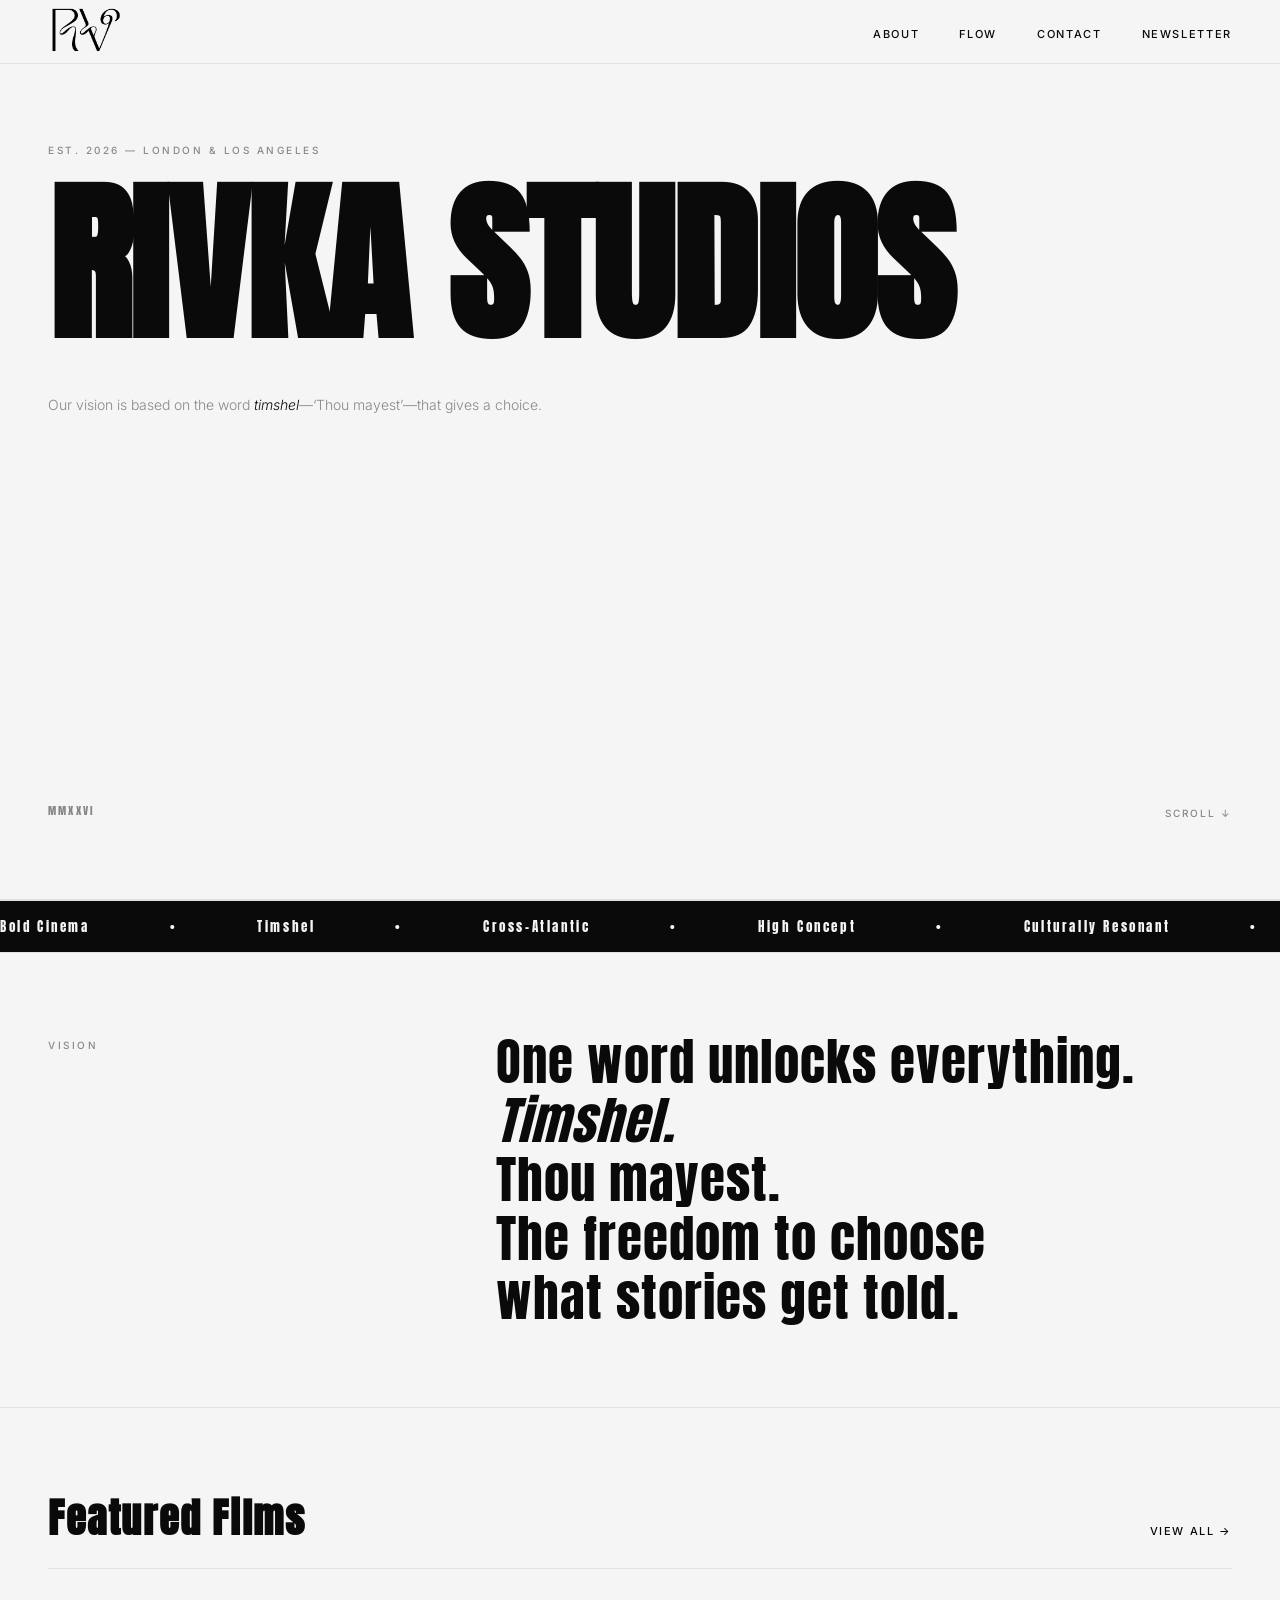
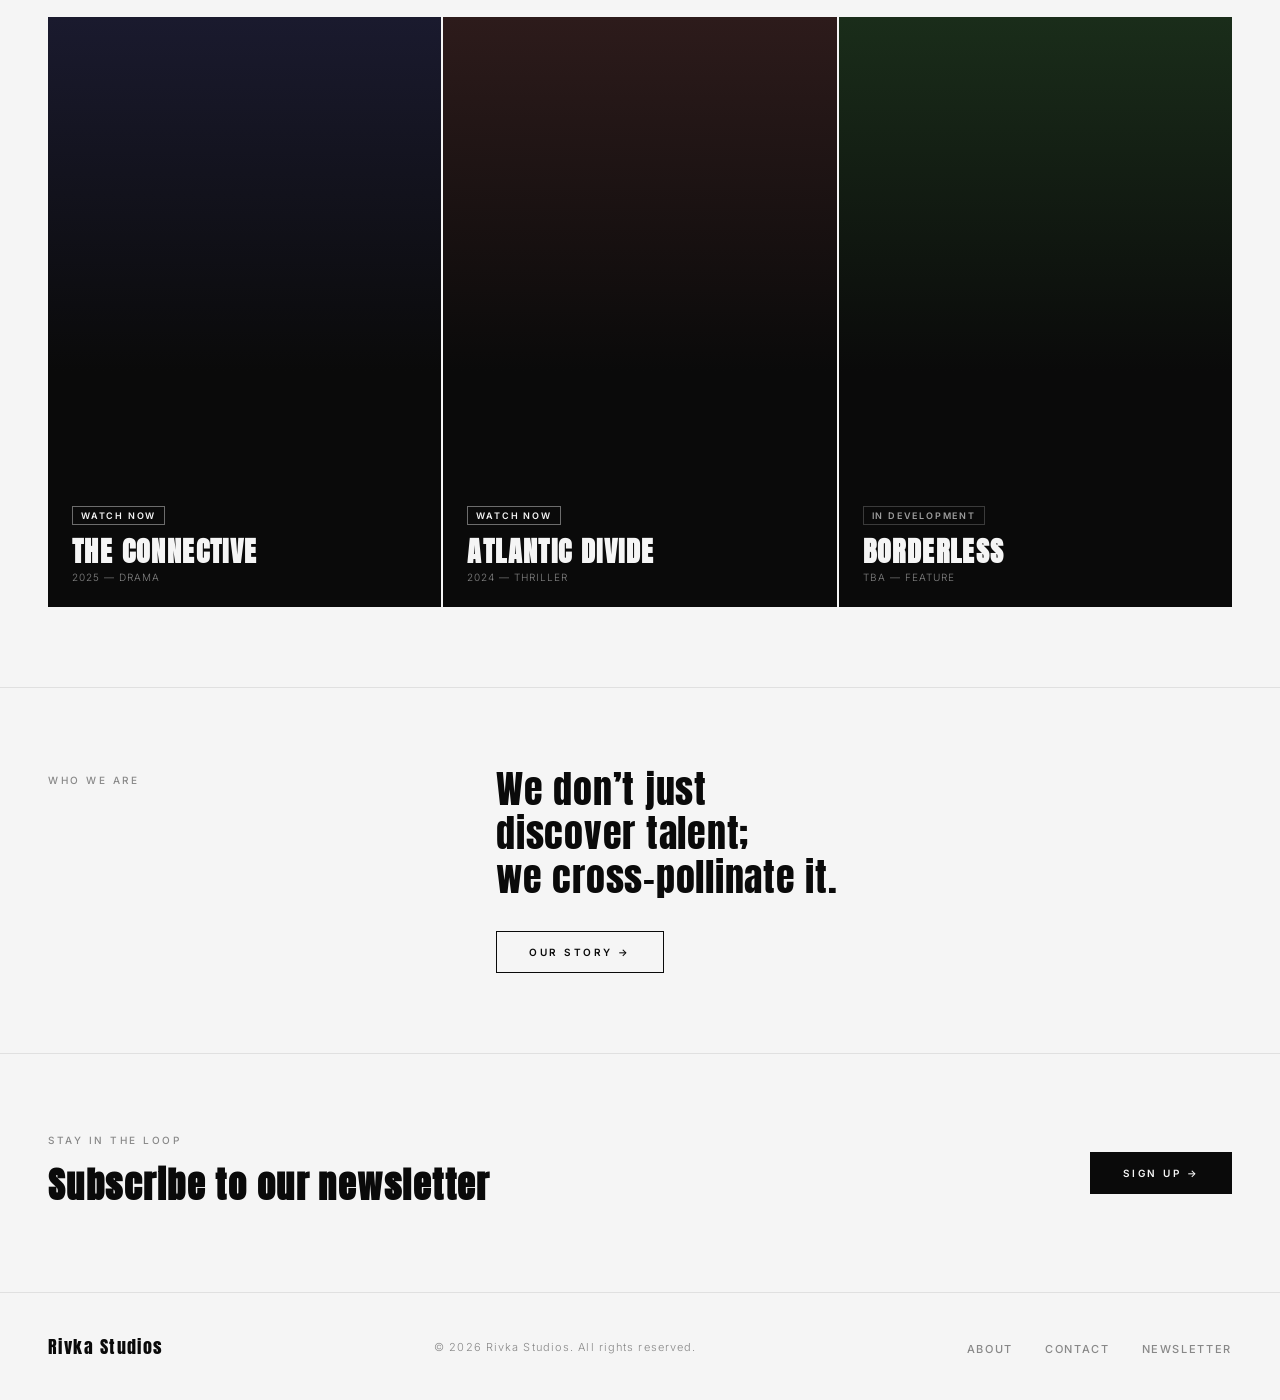
<file: index.html>
<!DOCTYPE html>
<html lang="en">
<head>
  <meta charset="UTF-8" />
  <meta name="viewport" content="width=device-width, initial-scale=1.0" />
  <title>Rivka Studios</title>
  <link rel="stylesheet" href="styles.css" />
</head>
<body>

<nav>
  <a href="index.html" class="nav-logo"><img src="assets/logo.png" alt="Rivka Studios" /></a>
  <ul class="nav-links">
    
    
    <li><a href="about.html">About</a></li>
    <li><a href="flow.html">Flow</a></li>
    <li><a href="contact.html">Contact</a></li>
    <li><a href="newsletter.html">Newsletter</a></li>
  </ul>
  <button class="hamburger" onclick="toggleMenu()" aria-label="Menu">
    <span></span><span></span><span></span>
  </button>
</nav>

<div class="mobile-menu" id="mobileMenu">
  
  
  <a href="about.html">About</a>
  <a href="flow.html">Flow</a>
  <a href="contact.html">Contact</a>
  <a href="newsletter.html">Newsletter</a>
</div>

<main>

  <!-- HERO -->
  <section class="hero">
    <p class="hero-eyebrow">Est. 2026 &mdash; London &amp; Los Angeles</p>
    <h1 class="hero-title">RIVKA STUDIOS</h1>
    <p class="hero-tagline">
      Our vision is based on the word <em>timshel</em>&mdash;&lsquo;Thou mayest&rsquo;&mdash;that gives a choice.
    </p>
    <div class="hero-bottom">
      <span class="hero-year">MMXXVI</span>
      <span class="hero-scroll">Scroll &darr;</span>
    </div>
  </section>

  <!-- MARQUEE -->
  <div class="marquee-wrap">
    <div class="marquee-track">
      <span>Bold Cinema</span>
      <span>&bull;</span>
      <span>Timshel</span>
      <span>&bull;</span>
      <span>Cross-Atlantic</span>
      <span>&bull;</span>
      <span>High Concept</span>
      <span>&bull;</span>
      <span>Culturally Resonant</span>
      <span>&bull;</span>
      <span>Thou Mayest</span>
      <span>&bull;</span>
      <span>Bold Cinema</span>
      <span>&bull;</span>
      <span>Timshel</span>
      <span>&bull;</span>
      <span>Cross-Atlantic</span>
      <span>&bull;</span>
      <span>High Concept</span>
      <span>&bull;</span>
      <span>Culturally Resonant</span>
      <span>&bull;</span>
      <span>Thou Mayest</span>
      <span>&bull;</span>
    </div>
  </div>

  <!-- VISION -->
  <section class="vision">
    <span class="vision-label">Vision</span>
    <p class="vision-text">
      One word unlocks everything.<br>
      <em>Timshel.</em><br>
      Thou mayest.<br>
      The freedom to choose<br>what stories get told.
    </p>
  </section>

  <!-- FEATURED FILMS -->
  <section style="border-bottom: 1px solid var(--border);">
    <div class="section-header">
      <h2 class="section-title">Featured Films</h2>
      <a href="films.html" class="section-link">View All &rarr;</a>
    </div>
    <div class="film-grid">

      <div class="film-card">
        <div class="film-card-inner" style="background: linear-gradient(to top, #0a0a0a 40%, #1a1a2e);">
          <div class="film-card-content">
            <span class="film-badge">Watch Now</span>
            <h3 class="film-title">THE CONNECTIVE</h3>
            <p class="film-meta">2025 &mdash; Drama</p>
          </div>
        </div>
      </div>

      <div class="film-card">
        <div class="film-card-inner" style="background: linear-gradient(to top, #0a0a0a 40%, #2d1b1b);">
          <div class="film-card-content">
            <span class="film-badge">Watch Now</span>
            <h3 class="film-title">ATLANTIC DIVIDE</h3>
            <p class="film-meta">2024 &mdash; Thriller</p>
          </div>
        </div>
      </div>

      <div class="film-card">
        <div class="film-card-inner" style="background: linear-gradient(to top, #0a0a0a 40%, #1a2d1a);">
          <div class="film-card-content">
            <span class="film-badge dev">In Development</span>
            <h3 class="film-title">BORDERLESS</h3>
            <p class="film-meta">TBA &mdash; Feature</p>
          </div>
        </div>
      </div>

    </div>
  </section>

  <!-- ABOUT STRIP -->
  <section class="vision" style="border-bottom: 1px solid var(--border);">
    <span class="vision-label">Who We Are</span>
    <div>
      <p class="vision-text" style="font-size: clamp(22px, 3vw, 38px); margin-bottom: 32px;">
        We don&rsquo;t just<br>discover talent;<br>we cross-pollinate it.
      </p>
      <a href="about.html" class="btn btn-outline">Our Story &rarr;</a>
    </div>
  </section>

  <!-- NEWSLETTER CTA -->
  <section style="display: flex; align-items: center; justify-content: space-between; flex-wrap: wrap; gap: 32px;">
    <div>
      <p class="hero-eyebrow" style="margin-bottom: 12px;">Stay in the loop</p>
      <h2 style="font-family: Anton, sans-serif; font-size: 36px; letter-spacing: 0.04em;">
        Subscribe to our newsletter
      </h2>
    </div>
    <a href="newsletter.html" class="btn">Sign Up &rarr;</a>
  </section>

</main>

<footer>
  <a href="index.html" class="footer-logo">Rivka Studios</a>
  <span class="footer-copy">&copy; 2026 Rivka Studios. All rights reserved.</span>
  <ul class="footer-links">
    
    <li><a href="about.html">About</a></li>
    <li><a href="contact.html">Contact</a></li>
    <li><a href="newsletter.html">Newsletter</a></li>
  </ul>
</footer>

<script>
function toggleMenu() {
  document.getElementById('mobileMenu').classList.toggle('open');
}
</script>
</body>
</html>
</file>
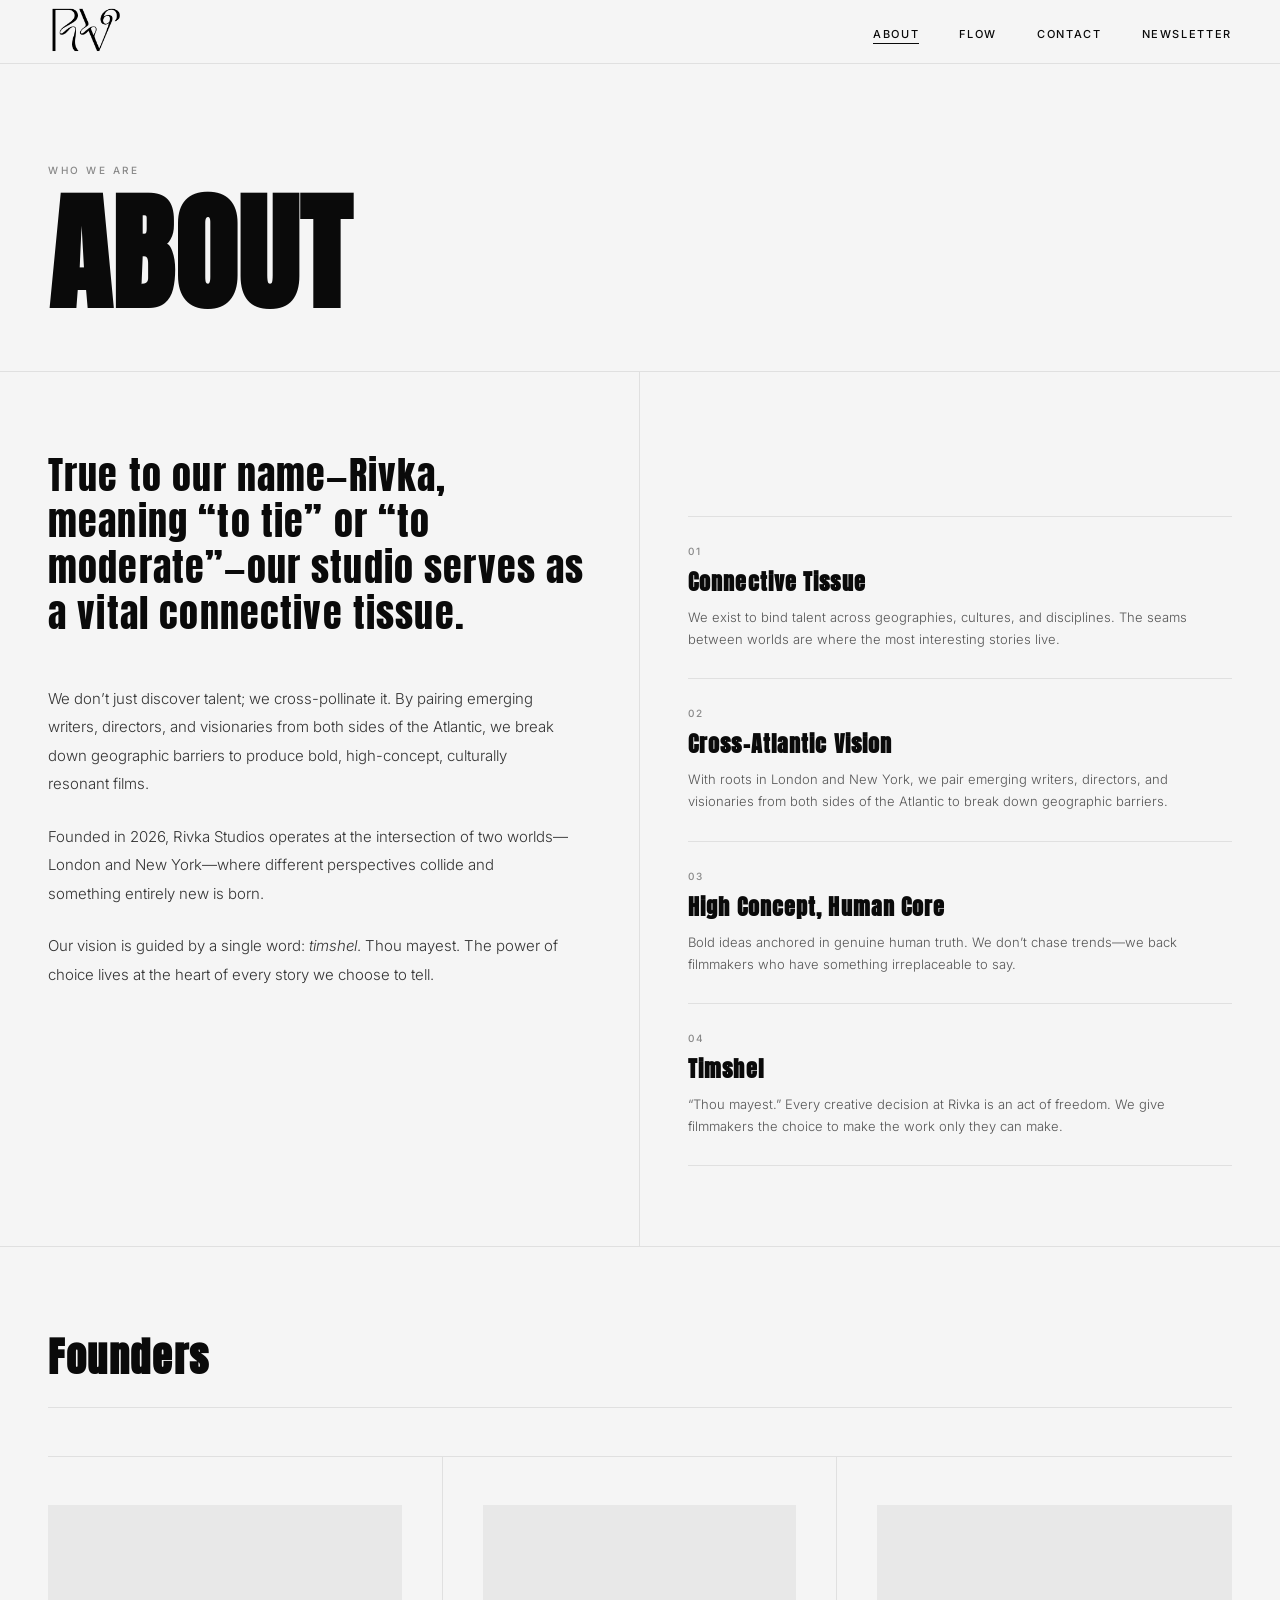
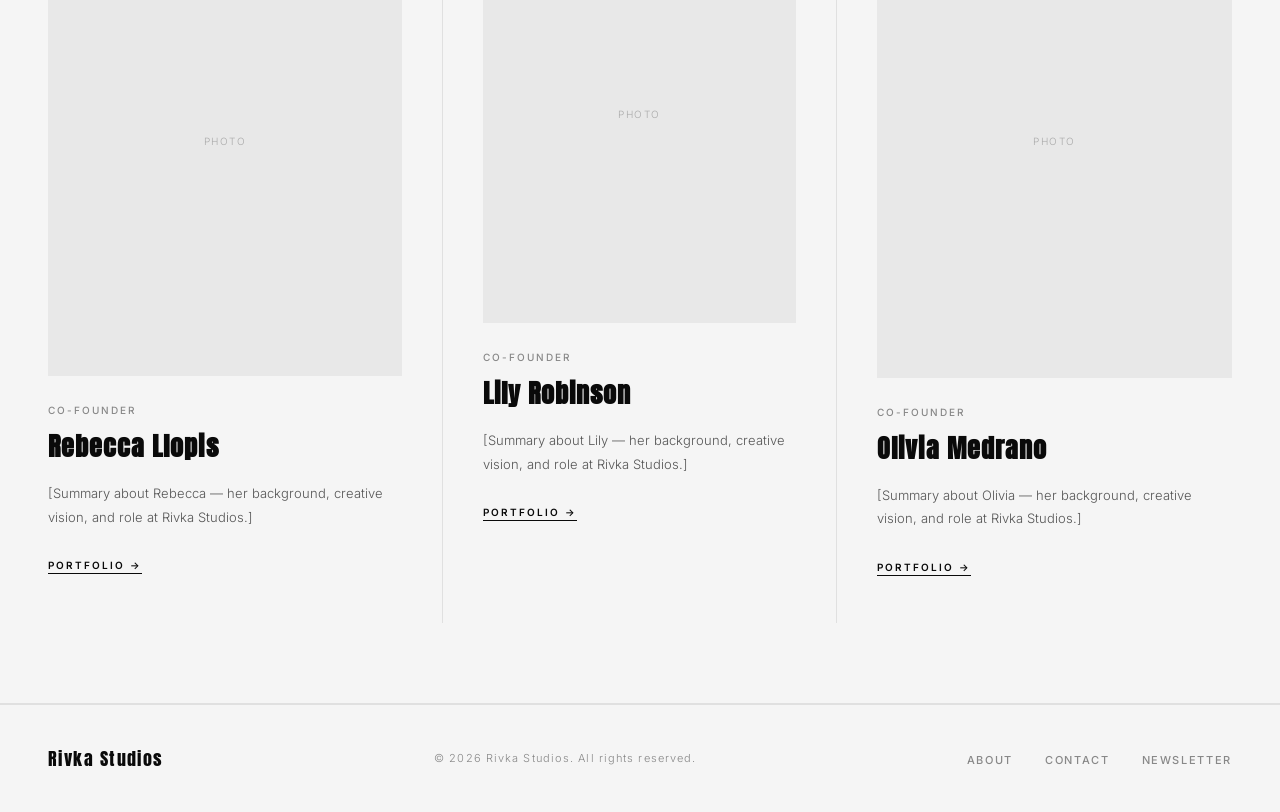
<file: about.html>
<!DOCTYPE html>
<html lang="en">
<head>
  <meta charset="UTF-8" />
  <meta name="viewport" content="width=device-width, initial-scale=1.0" />
  <title>About — Rivka Studios</title>
  <link rel="stylesheet" href="styles.css" />
</head>
<body>

<nav>
  <a href="index.html" class="nav-logo"><img src="assets/logo.png" alt="Rivka Studios" /></a>
  <ul class="nav-links">
    
    
    <li><a href="about.html" class="active">About</a></li>
    <li><a href="flow.html">Flow</a></li>
    <li><a href="contact.html">Contact</a></li>
    <li><a href="newsletter.html">Newsletter</a></li>
  </ul>
  <button class="hamburger" onclick="toggleMenu()" aria-label="Menu">
    <span></span><span></span><span></span>
  </button>
</nav>

<div class="mobile-menu" id="mobileMenu">
  
  
  <a href="about.html">About</a>
  <a href="flow.html">Flow</a>
  <a href="contact.html">Contact</a>
  <a href="newsletter.html">Newsletter</a>
</div>

<main>

  <div class="page-hero">
    <p class="page-hero-label">Who We Are</p>
    <h1 class="page-hero-title">ABOUT</h1>
  </div>

  <div class="about-grid">
    <div class="about-left">
      <p class="about-statement">
        True to our name&mdash;Rivka, meaning &ldquo;to tie&rdquo; or &ldquo;to moderate&rdquo;&mdash;our studio serves as a vital connective tissue.
      </p>
      <div class="about-body">
        <p>
          We don&rsquo;t just discover talent; we cross-pollinate it. By pairing emerging writers, directors, and visionaries from both sides of the Atlantic, we break down geographic barriers to produce bold, high-concept, culturally resonant films.
        </p>
        <p>
          Founded in 2026, Rivka Studios operates at the intersection of two worlds&mdash;London and New York&mdash;where different perspectives collide and something entirely new is born.
        </p>
        <p>
          Our vision is guided by a single word: <em>timshel</em>. Thou mayest. The power of choice lives at the heart of every story we choose to tell.
        </p>
      </div>
    </div>

    <div class="about-right">
      <div class="about-values">
        <div class="about-value">
          <p class="about-value-num">01</p>
          <h3 class="about-value-title">Connective Tissue</h3>
          <p class="about-value-text">We exist to bind talent across geographies, cultures, and disciplines. The seams between worlds are where the most interesting stories live.</p>
        </div>
        <div class="about-value">
          <p class="about-value-num">02</p>
          <h3 class="about-value-title">Cross-Atlantic Vision</h3>
          <p class="about-value-text">With roots in London and New York, we pair emerging writers, directors, and visionaries from both sides of the Atlantic to break down geographic barriers.</p>
        </div>
        <div class="about-value">
          <p class="about-value-num">03</p>
          <h3 class="about-value-title">High Concept, Human Core</h3>
          <p class="about-value-text">Bold ideas anchored in genuine human truth. We don&rsquo;t chase trends&mdash;we back filmmakers who have something irreplaceable to say.</p>
        </div>
        <div class="about-value">
          <p class="about-value-num">04</p>
          <h3 class="about-value-title">Timshel</h3>
          <p class="about-value-text">&ldquo;Thou mayest.&rdquo; Every creative decision at Rivka is an act of freedom. We give filmmakers the choice to make the work only they can make.</p>
        </div>
      </div>
    </div>
  </div>

  <!-- FOUNDERS -->
  <section style="border-top: 1px solid var(--border); border-bottom: 1px solid var(--border);">
    <div class="section-header">
      <h2 class="section-title">Founders</h2>
    </div>

    <div style="display: grid; grid-template-columns: repeat(3, 1fr); border-top: 1px solid var(--border);">

      <!-- Rebecca Llopis -->
      <div style="padding: 48px 40px 48px 0; border-right: 1px solid var(--border);">
        <div style="width:100%; aspect-ratio:3/4; background:#e8e8e8; margin-bottom:28px; display:flex; align-items:center; justify-content:center;">
          <span style="font-size:10px; letter-spacing:0.15em; text-transform:uppercase; color:#aaa;">Photo</span>
        </div>
        <p style="font-size:10px; font-weight:500; letter-spacing:0.2em; text-transform:uppercase; color:var(--mid); margin-bottom:10px;">Co-Founder</p>
        <h3 style="font-family:Anton, sans-serif; font-size:26px; letter-spacing:0.04em; margin-bottom:16px;">Rebecca Llopis</h3>
        <p style="font-size:13px; line-height:1.8; color:#555; margin-bottom:24px;">
          [Summary about Rebecca — her background, creative vision, and role at Rivka Studios.]
        </p>
        <a href="https://rllopis1234.github.io/rebeccaterezallopis/" target="_blank" style="font-size:10px; font-weight:600; letter-spacing:0.2em; text-transform:uppercase; color:var(--black); text-decoration:none; border-bottom:1px solid var(--black); padding-bottom:2px;">Portfolio &rarr;</a>
      </div>

      <!-- Lily Robinson -->
      <div style="padding: 48px 40px; border-right: 1px solid var(--border);">
        <div style="width:100%; aspect-ratio:3/4; background:#e8e8e8; margin-bottom:28px; display:flex; align-items:center; justify-content:center;">
          <span style="font-size:10px; letter-spacing:0.15em; text-transform:uppercase; color:#aaa;">Photo</span>
        </div>
        <p style="font-size:10px; font-weight:500; letter-spacing:0.2em; text-transform:uppercase; color:var(--mid); margin-bottom:10px;">Co-Founder</p>
        <h3 style="font-family:Anton, sans-serif; font-size:26px; letter-spacing:0.04em; margin-bottom:16px;">Lily Robinson</h3>
        <p style="font-size:13px; line-height:1.8; color:#555; margin-bottom:24px;">
          [Summary about Lily — her background, creative vision, and role at Rivka Studios.]
        </p>
        <a href="#" style="font-size:10px; font-weight:600; letter-spacing:0.2em; text-transform:uppercase; color:var(--black); text-decoration:none; border-bottom:1px solid var(--black); padding-bottom:2px;">Portfolio &rarr;</a>
      </div>

      <!-- Olivia Medrano -->
      <div style="padding: 48px 0 48px 40px;">
        <div style="width:100%; aspect-ratio:3/4; background:#e8e8e8; margin-bottom:28px; display:flex; align-items:center; justify-content:center;">
          <span style="font-size:10px; letter-spacing:0.15em; text-transform:uppercase; color:#aaa;">Photo</span>
        </div>
        <p style="font-size:10px; font-weight:500; letter-spacing:0.2em; text-transform:uppercase; color:var(--mid); margin-bottom:10px;">Co-Founder</p>
        <h3 style="font-family:Anton, sans-serif; font-size:26px; letter-spacing:0.04em; margin-bottom:16px;">Olivia Medrano</h3>
        <p style="font-size:13px; line-height:1.8; color:#555; margin-bottom:24px;">
          [Summary about Olivia — her background, creative vision, and role at Rivka Studios.]
        </p>
        <a href="#" style="font-size:10px; font-weight:600; letter-spacing:0.2em; text-transform:uppercase; color:var(--black); text-decoration:none; border-bottom:1px solid var(--black); padding-bottom:2px;">Portfolio &rarr;</a>
      </div>

    </div>
  </section>

</main>

<footer>
  <a href="index.html" class="footer-logo">Rivka Studios</a>
  <span class="footer-copy">&copy; 2026 Rivka Studios. All rights reserved.</span>
  <ul class="footer-links">
    
    <li><a href="about.html">About</a></li>
    <li><a href="contact.html">Contact</a></li>
    <li><a href="newsletter.html">Newsletter</a></li>
  </ul>
</footer>

<script>
function toggleMenu() {
  document.getElementById('mobileMenu').classList.toggle('open');
}
</script>
</body>
</html>
</file>
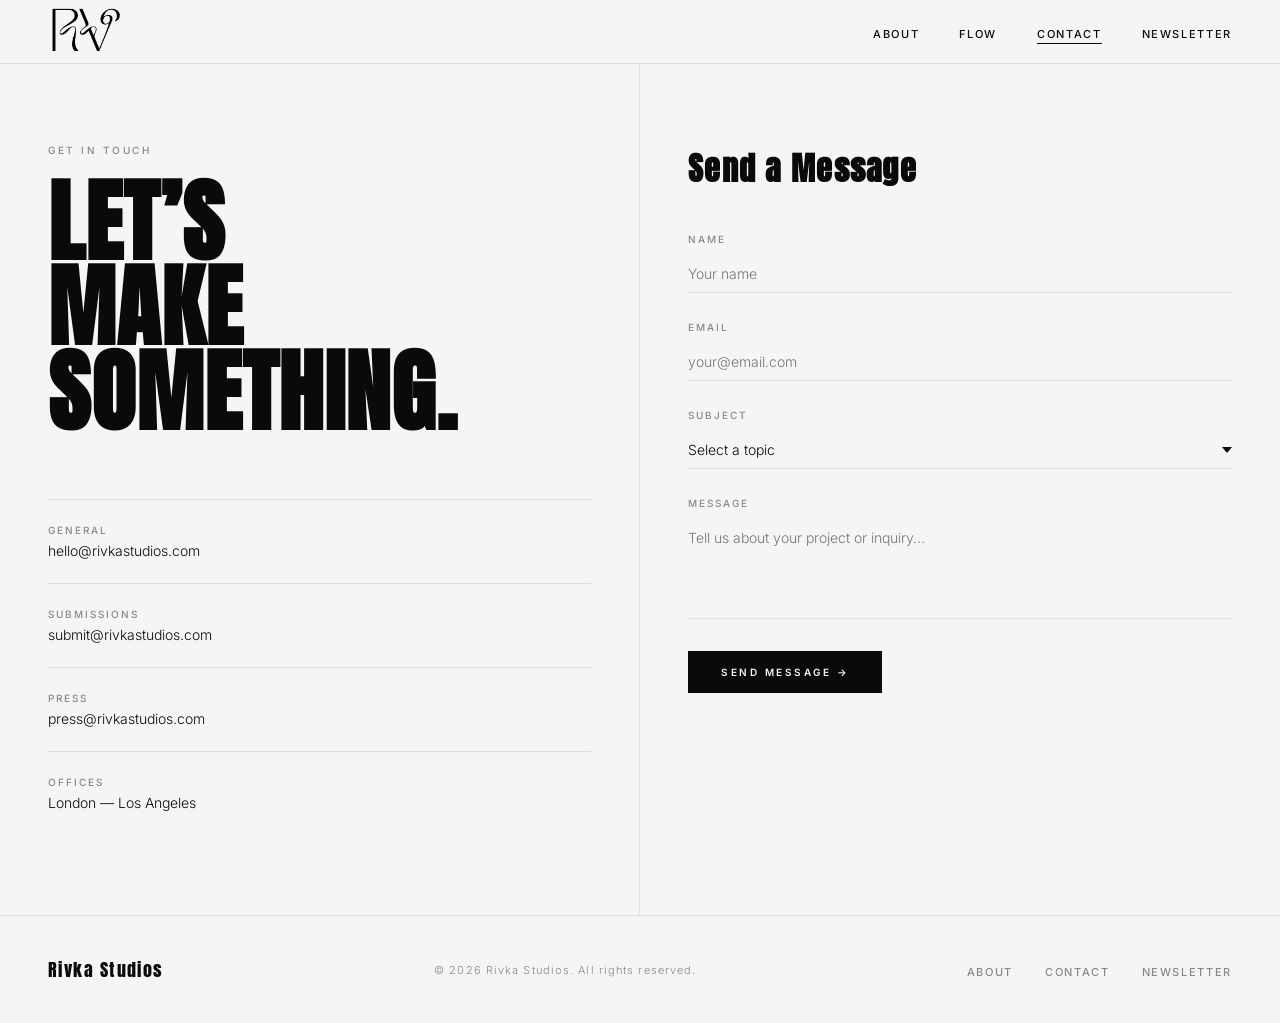
<file: contact.html>
<!DOCTYPE html>
<html lang="en">
<head>
  <meta charset="UTF-8" />
  <meta name="viewport" content="width=device-width, initial-scale=1.0" />
  <title>Contact — Rivka Studios</title>
  <link rel="stylesheet" href="styles.css" />
</head>
<body>

<nav>
  <a href="index.html" class="nav-logo"><img src="assets/logo.png" alt="Rivka Studios" /></a>
  <ul class="nav-links">
    
    
    <li><a href="about.html">About</a></li>
    <li><a href="flow.html">Flow</a></li>
    <li><a href="contact.html" class="active">Contact</a></li>
    <li><a href="newsletter.html">Newsletter</a></li>
  </ul>
  <button class="hamburger" onclick="toggleMenu()" aria-label="Menu">
    <span></span><span></span><span></span>
  </button>
</nav>

<div class="mobile-menu" id="mobileMenu">
  
  
  <a href="about.html">About</a>
  <a href="flow.html">Flow</a>
  <a href="contact.html">Contact</a>
  <a href="newsletter.html">Newsletter</a>
</div>

<main>

  <div class="contact-grid">

    <div class="contact-left">
      <div>
        <p style="font-size:10px; font-weight:500; letter-spacing:0.25em; text-transform:uppercase; color:var(--mid); margin-bottom:24px;">Get In Touch</p>
        <h1 class="contact-big">LET&rsquo;S<br>MAKE<br>SOMETHING.</h1>
      </div>

      <div class="contact-info">
        <div class="contact-info-item">
          <p class="contact-info-label">General</p>
          <p class="contact-info-value"><a href="mailto:hello@rivkastudios.com">hello@rivkastudios.com</a></p>
        </div>
        <div class="contact-info-item">
          <p class="contact-info-label">Submissions</p>
          <p class="contact-info-value"><a href="mailto:submit@rivkastudios.com">submit@rivkastudios.com</a></p>
        </div>
        <div class="contact-info-item">
          <p class="contact-info-label">Press</p>
          <p class="contact-info-value"><a href="mailto:press@rivkastudios.com">press@rivkastudios.com</a></p>
        </div>
        <div class="contact-info-item">
          <p class="contact-info-label">Offices</p>
          <p class="contact-info-value">London &mdash; Los Angeles</p>
        </div>
      </div>
    </div>

    <div class="contact-right">
      <h2 class="contact-form-title">Send a Message</h2>

      <form onsubmit="handleSubmit(event)">
        <div class="form-group">
          <label class="form-label">Name</label>
          <input type="text" class="form-input" placeholder="Your name" required />
        </div>
        <div class="form-group">
          <label class="form-label">Email</label>
          <input type="email" class="form-input" placeholder="your@email.com" required />
        </div>
        <div class="form-group">
          <label class="form-label">Subject</label>
          <select class="form-select">
            <option value="">Select a topic</option>
            <option>Project Submission</option>
            <option>Partnership</option>
            <option>Press Inquiry</option>
            <option>General</option>
          </select>
        </div>
        <div class="form-group">
          <label class="form-label">Message</label>
          <textarea class="form-textarea" placeholder="Tell us about your project or inquiry..." required></textarea>
        </div>
        <button type="submit" class="btn">Send Message &rarr;</button>
        <p class="form-success" id="formSuccess">Message received. We&rsquo;ll be in touch.</p>
      </form>
    </div>

  </div>

</main>

<footer>
  <a href="index.html" class="footer-logo">Rivka Studios</a>
  <span class="footer-copy">&copy; 2026 Rivka Studios. All rights reserved.</span>
  <ul class="footer-links">
    
    <li><a href="about.html">About</a></li>
    <li><a href="contact.html">Contact</a></li>
    <li><a href="newsletter.html">Newsletter</a></li>
  </ul>
</footer>

<script>
function toggleMenu() {
  document.getElementById('mobileMenu').classList.toggle('open');
}

function handleSubmit(e) {
  e.preventDefault();
  const success = document.getElementById('formSuccess');
  success.style.display = 'block';
  e.target.reset();
  setTimeout(() => { success.style.display = 'none'; }, 5000);
}
</script>
</body>
</html>
</file>
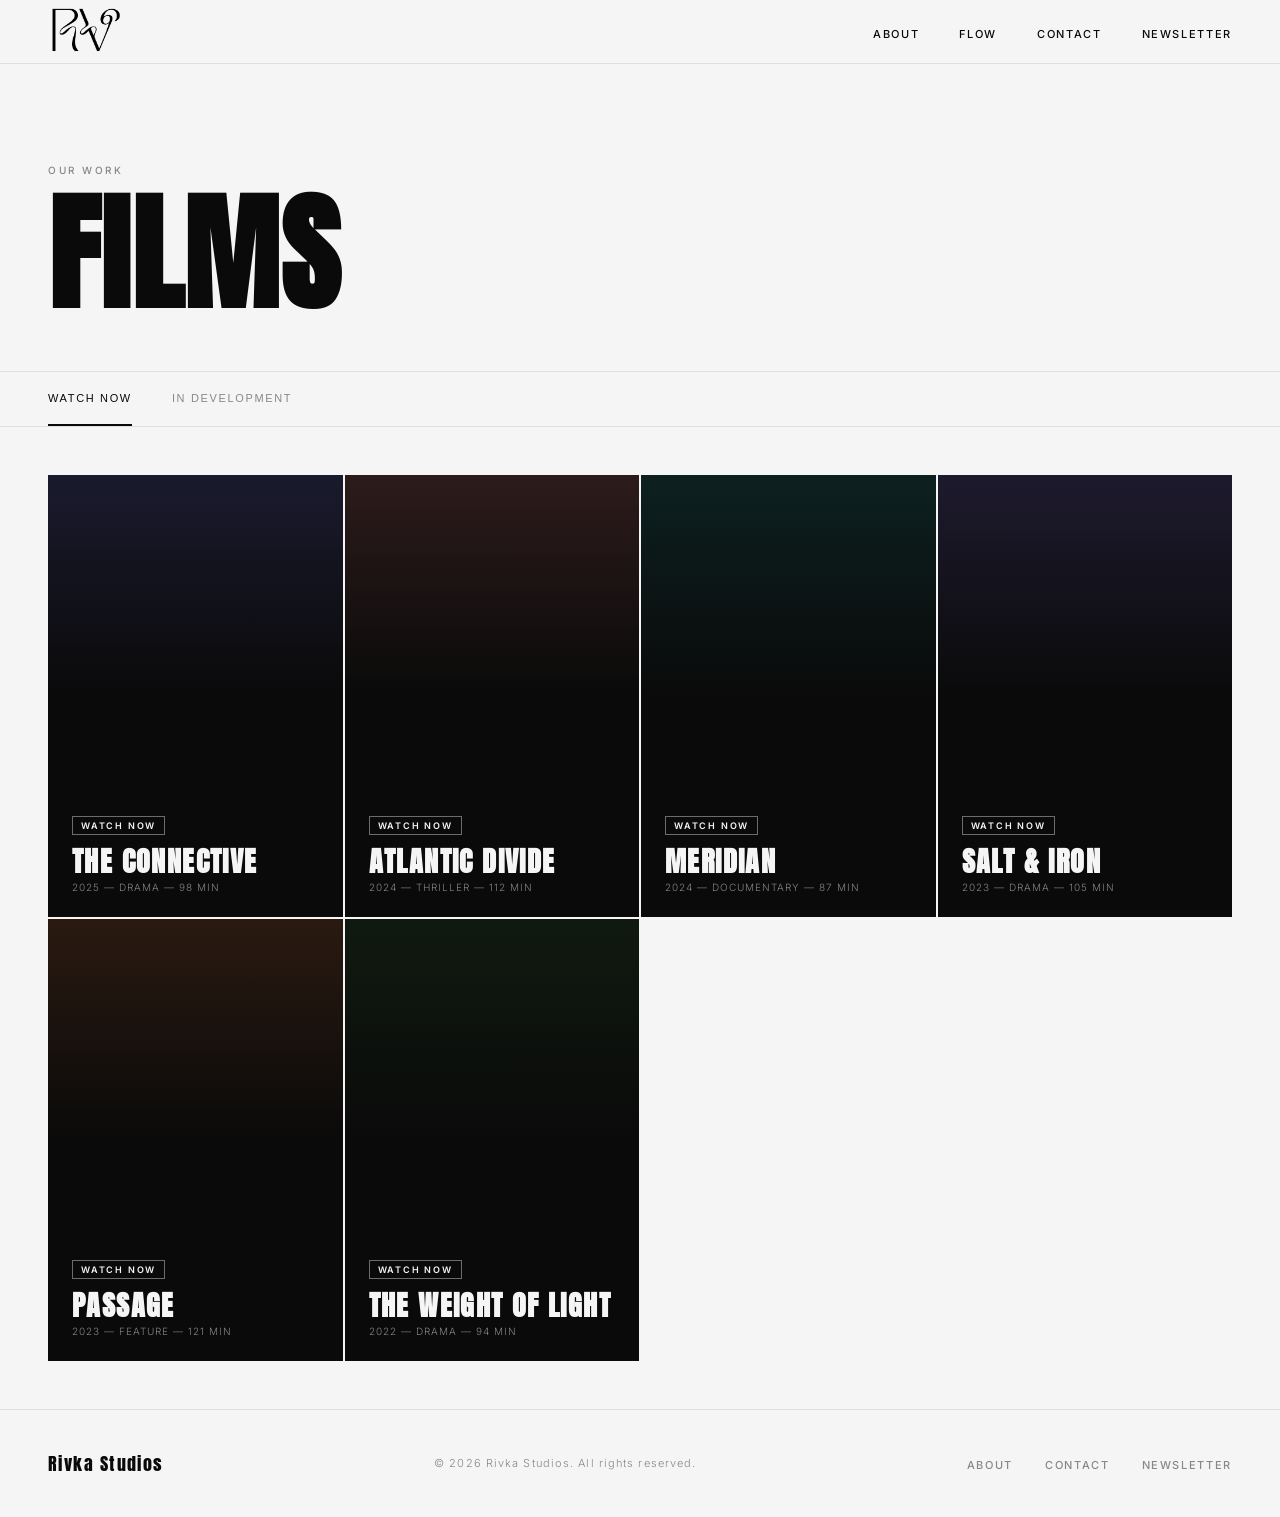
<file: films.html>
<!DOCTYPE html>
<html lang="en">
<head>
  <meta charset="UTF-8" />
  <meta name="viewport" content="width=device-width, initial-scale=1.0" />
  <title>Films — Rivka Studios</title>
  <link rel="stylesheet" href="styles.css" />
</head>
<body>

<nav>
  <a href="index.html" class="nav-logo"><img src="assets/logo.png" alt="Rivka Studios" /></a>
  <ul class="nav-links">
    
    
    <li><a href="about.html">About</a></li>
    <li><a href="flow.html">Flow</a></li>
    <li><a href="contact.html">Contact</a></li>
    <li><a href="newsletter.html">Newsletter</a></li>
  </ul>
  <button class="hamburger" onclick="toggleMenu()" aria-label="Menu">
    <span></span><span></span><span></span>
  </button>
</nav>

<div class="mobile-menu" id="mobileMenu">
  
  
  <a href="about.html">About</a>
  <a href="flow.html">Flow</a>
  <a href="contact.html">Contact</a>
  <a href="newsletter.html">Newsletter</a>
</div>

<main>

  <div class="page-hero">
    <p class="page-hero-label">Our Work</p>
    <h1 class="page-hero-title">FILMS</h1>
  </div>

  <div class="films-tabs">
    <button class="films-tab active" onclick="switchTab('watch', this)">Watch Now</button>
    <button class="films-tab" onclick="switchTab('dev', this)">In Development</button>
  </div>

  <!-- WATCH NOW -->
  <div class="film-panel active" id="panel-watch">
    <div class="films-gallery">
      <div class="films-grid-full">

        <div class="film-card">
          <div class="film-card-inner" style="background: linear-gradient(to top, #0a0a0a 50%, #1a1a2e);">
            <div class="film-card-content">
              <span class="film-badge">Watch Now</span>
              <h3 class="film-title">THE CONNECTIVE</h3>
              <p class="film-meta">2025 &mdash; Drama &mdash; 98 min</p>
            </div>
          </div>
        </div>

        <div class="film-card">
          <div class="film-card-inner" style="background: linear-gradient(to top, #0a0a0a 50%, #2d1b1b);">
            <div class="film-card-content">
              <span class="film-badge">Watch Now</span>
              <h3 class="film-title">ATLANTIC DIVIDE</h3>
              <p class="film-meta">2024 &mdash; Thriller &mdash; 112 min</p>
            </div>
          </div>
        </div>

        <div class="film-card">
          <div class="film-card-inner" style="background: linear-gradient(to top, #0a0a0a 50%, #0d2020);">
            <div class="film-card-content">
              <span class="film-badge">Watch Now</span>
              <h3 class="film-title">MERIDIAN</h3>
              <p class="film-meta">2024 &mdash; Documentary &mdash; 87 min</p>
            </div>
          </div>
        </div>

        <div class="film-card">
          <div class="film-card-inner" style="background: linear-gradient(to top, #0a0a0a 50%, #1e1a2e);">
            <div class="film-card-content">
              <span class="film-badge">Watch Now</span>
              <h3 class="film-title">SALT &amp; IRON</h3>
              <p class="film-meta">2023 &mdash; Drama &mdash; 105 min</p>
            </div>
          </div>
        </div>

        <div class="film-card">
          <div class="film-card-inner" style="background: linear-gradient(to top, #0a0a0a 50%, #2a1a10);">
            <div class="film-card-content">
              <span class="film-badge">Watch Now</span>
              <h3 class="film-title">PASSAGE</h3>
              <p class="film-meta">2023 &mdash; Feature &mdash; 121 min</p>
            </div>
          </div>
        </div>

        <div class="film-card">
          <div class="film-card-inner" style="background: linear-gradient(to top, #0a0a0a 50%, #101a10);">
            <div class="film-card-content">
              <span class="film-badge">Watch Now</span>
              <h3 class="film-title">THE WEIGHT OF LIGHT</h3>
              <p class="film-meta">2022 &mdash; Drama &mdash; 94 min</p>
            </div>
          </div>
        </div>

      </div>
    </div>
  </div>

  <!-- IN DEVELOPMENT -->
  <div class="film-panel" id="panel-dev">
    <div class="films-gallery">
      <div class="films-grid-full">

        <div class="film-card">
          <div class="film-card-inner" style="background: linear-gradient(to top, #0a0a0a 50%, #1a2d1a);">
            <div class="film-card-content">
              <span class="film-badge dev">In Development</span>
              <h3 class="film-title">BORDERLESS</h3>
              <p class="film-meta">TBA &mdash; Feature</p>
            </div>
          </div>
        </div>

        <div class="film-card">
          <div class="film-card-inner" style="background: linear-gradient(to top, #0a0a0a 50%, #1a1a1a);">
            <div class="film-card-content">
              <span class="film-badge dev">In Development</span>
              <h3 class="film-title">UNDERTOW</h3>
              <p class="film-meta">TBA &mdash; Thriller</p>
            </div>
          </div>
        </div>

        <div class="film-card">
          <div class="film-card-inner" style="background: linear-gradient(to top, #0a0a0a 50%, #2d2d1b);">
            <div class="film-card-content">
              <span class="film-badge dev">In Development</span>
              <h3 class="film-title">THE LAST ATLAS</h3>
              <p class="film-meta">TBA &mdash; Drama</p>
            </div>
          </div>
        </div>

        <div class="film-card">
          <div class="film-card-inner" style="background: linear-gradient(to top, #0a0a0a 50%, #1b1b2d);">
            <div class="film-card-content">
              <span class="film-badge dev">In Development</span>
              <h3 class="film-title">FIRST LIGHT</h3>
              <p class="film-meta">TBA &mdash; Documentary</p>
            </div>
          </div>
        </div>

      </div>
    </div>
  </div>

</main>

<footer>
  <a href="index.html" class="footer-logo">Rivka Studios</a>
  <span class="footer-copy">&copy; 2026 Rivka Studios. All rights reserved.</span>
  <ul class="footer-links">
    
    <li><a href="about.html">About</a></li>
    <li><a href="contact.html">Contact</a></li>
    <li><a href="newsletter.html">Newsletter</a></li>
  </ul>
</footer>

<script>
function toggleMenu() {
  document.getElementById('mobileMenu').classList.toggle('open');
}

function switchTab(tab, btn) {
  document.querySelectorAll('.films-tab').forEach(t => t.classList.remove('active'));
  document.querySelectorAll('.film-panel').forEach(p => p.classList.remove('active'));
  btn.classList.add('active');
  document.getElementById('panel-' + tab).classList.add('active');
}
</script>
</body>
</html>
</file>
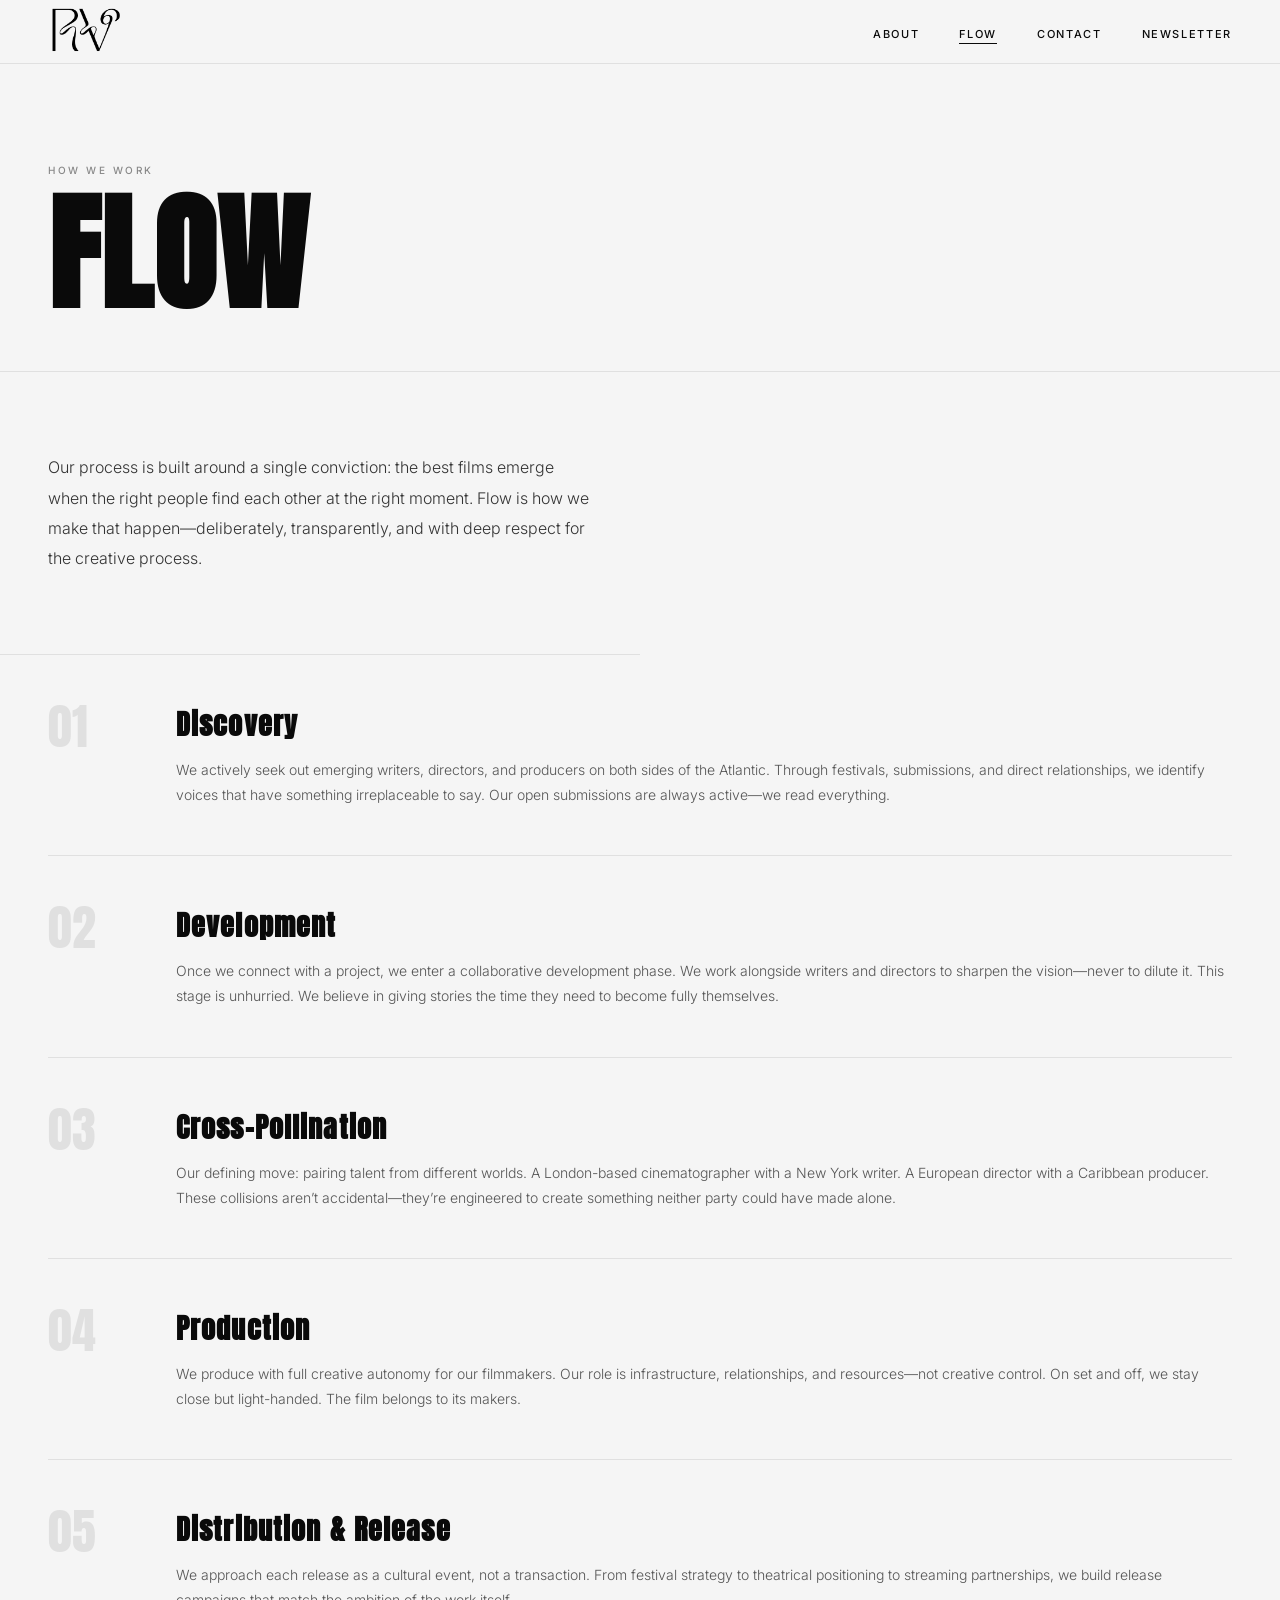
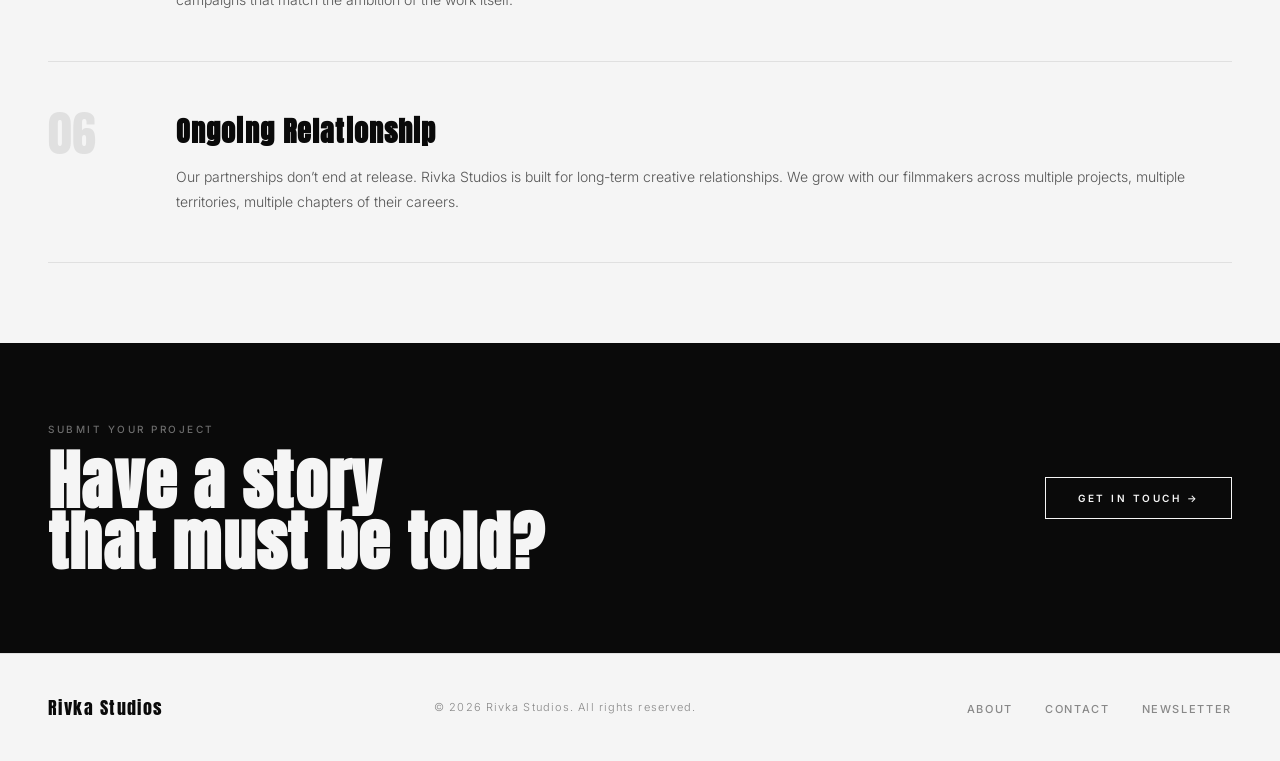
<file: flow.html>
<!DOCTYPE html>
<html lang="en">
<head>
  <meta charset="UTF-8" />
  <meta name="viewport" content="width=device-width, initial-scale=1.0" />
  <title>Flow — Rivka Studios</title>
  <link rel="stylesheet" href="styles.css" />
</head>
<body>

<nav>
  <a href="index.html" class="nav-logo"><img src="assets/logo.png" alt="Rivka Studios" /></a>
  <ul class="nav-links">
    
    
    <li><a href="about.html">About</a></li>
    <li><a href="flow.html" class="active">Flow</a></li>
    <li><a href="contact.html">Contact</a></li>
    <li><a href="newsletter.html">Newsletter</a></li>
  </ul>
  <button class="hamburger" onclick="toggleMenu()" aria-label="Menu">
    <span></span><span></span><span></span>
  </button>
</nav>

<div class="mobile-menu" id="mobileMenu">
  
  
  <a href="about.html">About</a>
  <a href="flow.html">Flow</a>
  <a href="contact.html">Contact</a>
  <a href="newsletter.html">Newsletter</a>
</div>

<main>

  <div class="page-hero">
    <p class="page-hero-label">How We Work</p>
    <h1 class="page-hero-title">FLOW</h1>
  </div>

  <div class="flow-intro">
    <p>
      Our process is built around a single conviction: the best films emerge when the right people find each other at the right moment. Flow is how we make that happen&mdash;deliberately, transparently, and with deep respect for the creative process.
    </p>
  </div>

  <div class="flow-steps">

    <div class="flow-step">
      <span class="flow-step-num">01</span>
      <div>
        <h3 class="flow-step-title">Discovery</h3>
        <p class="flow-step-text">We actively seek out emerging writers, directors, and producers on both sides of the Atlantic. Through festivals, submissions, and direct relationships, we identify voices that have something irreplaceable to say. Our open submissions are always active&mdash;we read everything.</p>
      </div>
    </div>

    <div class="flow-step">
      <span class="flow-step-num">02</span>
      <div>
        <h3 class="flow-step-title">Development</h3>
        <p class="flow-step-text">Once we connect with a project, we enter a collaborative development phase. We work alongside writers and directors to sharpen the vision&mdash;never to dilute it. This stage is unhurried. We believe in giving stories the time they need to become fully themselves.</p>
      </div>
    </div>

    <div class="flow-step">
      <span class="flow-step-num">03</span>
      <div>
        <h3 class="flow-step-title">Cross-Pollination</h3>
        <p class="flow-step-text">Our defining move: pairing talent from different worlds. A London-based cinematographer with a New York writer. A European director with a Caribbean producer. These collisions aren&rsquo;t accidental&mdash;they&rsquo;re engineered to create something neither party could have made alone.</p>
      </div>
    </div>

    <div class="flow-step">
      <span class="flow-step-num">04</span>
      <div>
        <h3 class="flow-step-title">Production</h3>
        <p class="flow-step-text">We produce with full creative autonomy for our filmmakers. Our role is infrastructure, relationships, and resources&mdash;not creative control. On set and off, we stay close but light-handed. The film belongs to its makers.</p>
      </div>
    </div>

    <div class="flow-step">
      <span class="flow-step-num">05</span>
      <div>
        <h3 class="flow-step-title">Distribution &amp; Release</h3>
        <p class="flow-step-text">We approach each release as a cultural event, not a transaction. From festival strategy to theatrical positioning to streaming partnerships, we build release campaigns that match the ambition of the work itself.</p>
      </div>
    </div>

    <div class="flow-step">
      <span class="flow-step-num">06</span>
      <div>
        <h3 class="flow-step-title">Ongoing Relationship</h3>
        <p class="flow-step-text">Our partnerships don&rsquo;t end at release. Rivka Studios is built for long-term creative relationships. We grow with our filmmakers across multiple projects, multiple territories, multiple chapters of their careers.</p>
      </div>
    </div>

  </div>

  <!-- SUBMIT CTA -->
  <section style="background: var(--black); color: var(--white); margin: 0; display: flex; align-items: center; justify-content: space-between; flex-wrap: wrap; gap: 32px;">
    <div>
      <p style="font-size:10px; font-weight:500; letter-spacing:0.25em; text-transform:uppercase; color:rgba(255,255,255,0.4); margin-bottom:16px;">Submit Your Project</p>
      <h2 style="font-family:Anton, sans-serif; font-size:clamp(36px,5vw,64px); letter-spacing:0.02em; line-height:0.95;">
        Have a story<br>that must be told?
      </h2>
    </div>
    <a href="contact.html" style="display:inline-block; font-family:'Inter',sans-serif; font-size:10px; font-weight:600; letter-spacing:0.25em; text-transform:uppercase; padding:14px 32px; border:1px solid var(--white); color:var(--white); text-decoration:none; transition:all 0.2s;"
       onmouseover="this.style.background='var(--white)';this.style.color='var(--black)'"
       onmouseout="this.style.background='none';this.style.color='var(--white)'">
      Get In Touch &rarr;
    </a>
  </section>

</main>

<footer>
  <a href="index.html" class="footer-logo">Rivka Studios</a>
  <span class="footer-copy">&copy; 2026 Rivka Studios. All rights reserved.</span>
  <ul class="footer-links">
    
    <li><a href="about.html">About</a></li>
    <li><a href="contact.html">Contact</a></li>
    <li><a href="newsletter.html">Newsletter</a></li>
  </ul>
</footer>

<script>
function toggleMenu() {
  document.getElementById('mobileMenu').classList.toggle('open');
}
</script>
</body>
</html>
</file>
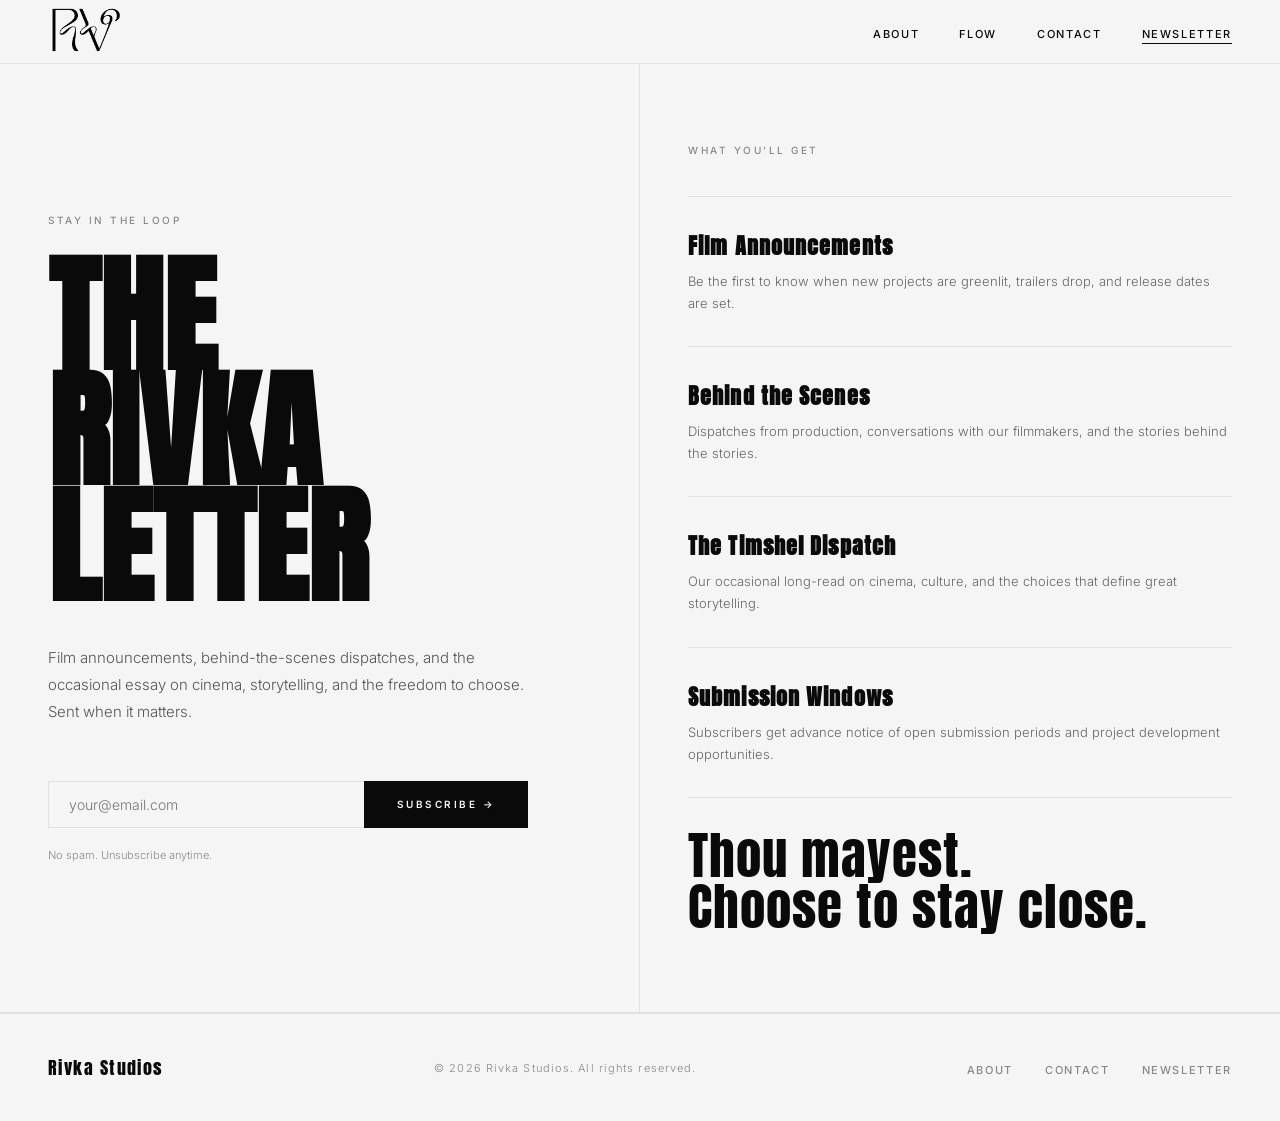
<file: newsletter.html>
<!DOCTYPE html>
<html lang="en">
<head>
  <meta charset="UTF-8" />
  <meta name="viewport" content="width=device-width, initial-scale=1.0" />
  <title>Newsletter — Rivka Studios</title>
  <link rel="stylesheet" href="styles.css" />
</head>
<body>

<nav>
  <a href="index.html" class="nav-logo"><img src="assets/logo.png" alt="Rivka Studios" /></a>
  <ul class="nav-links">
    
    
    <li><a href="about.html">About</a></li>
    <li><a href="flow.html">Flow</a></li>
    <li><a href="contact.html">Contact</a></li>
    <li><a href="newsletter.html" class="active">Newsletter</a></li>
  </ul>
  <button class="hamburger" onclick="toggleMenu()" aria-label="Menu">
    <span></span><span></span><span></span>
  </button>
</nav>

<div class="mobile-menu" id="mobileMenu">
  
  
  <a href="about.html">About</a>
  <a href="flow.html">Flow</a>
  <a href="contact.html">Contact</a>
  <a href="newsletter.html">Newsletter</a>
</div>

<main style="padding-top: var(--nav-h); border-bottom: 1px solid var(--border);">

  <div style="display: grid; grid-template-columns: 1fr 1fr; min-height: calc(100vh - var(--nav-h));">

    <!-- LEFT -->
    <div style="padding: 80px 48px; border-right: 1px solid var(--border); display: flex; flex-direction: column; justify-content: center;">

      <p style="font-size:10px; font-weight:500; letter-spacing:0.25em; text-transform:uppercase; color:var(--mid); margin-bottom:32px;">Stay In The Loop</p>

      <h1 class="newsletter-title">THE<br>RIVKA<br>LETTER</h1>

      <p class="newsletter-sub">
        Film announcements, behind-the-scenes dispatches, and the occasional essay on cinema, storytelling, and the freedom to choose. Sent when it matters.
      </p>

      <form class="newsletter-form" onsubmit="handleSignup(event)">
        <input type="email" class="form-input" placeholder="your@email.com" required style="border:1px solid var(--border); border-right:none; padding:14px 20px;" />
        <button type="submit" class="btn">Subscribe &rarr;</button>
      </form>
      <p class="form-success" id="signupSuccess" style="margin-top:16px;">You&rsquo;re in. Welcome to Rivka Studios.</p>

      <p style="font-size:11px; color:var(--mid); margin-top:20px;">No spam. Unsubscribe anytime.</p>

    </div>

    <!-- RIGHT -->
    <div style="padding: 80px 48px; display: flex; flex-direction: column; justify-content: space-between;">

      <div>
        <p style="font-size:10px; font-weight:500; letter-spacing:0.25em; text-transform:uppercase; color:var(--mid); margin-bottom:40px;">What You&rsquo;ll Get</p>

        <div style="border-top: 1px solid var(--border);">
          <div style="padding: 32px 0; border-bottom: 1px solid var(--border);">
            <h3 style="font-family:Anton, sans-serif; font-size:22px; letter-spacing:0.05em; margin-bottom:8px;">Film Announcements</h3>
            <p style="font-size:13px; line-height:1.7; color:#666;">Be the first to know when new projects are greenlit, trailers drop, and release dates are set.</p>
          </div>
          <div style="padding: 32px 0; border-bottom: 1px solid var(--border);">
            <h3 style="font-family:Anton, sans-serif; font-size:22px; letter-spacing:0.05em; margin-bottom:8px;">Behind the Scenes</h3>
            <p style="font-size:13px; line-height:1.7; color:#666;">Dispatches from production, conversations with our filmmakers, and the stories behind the stories.</p>
          </div>
          <div style="padding: 32px 0; border-bottom: 1px solid var(--border);">
            <h3 style="font-family:Anton, sans-serif; font-size:22px; letter-spacing:0.05em; margin-bottom:8px;">The Timshel Dispatch</h3>
            <p style="font-size:13px; line-height:1.7; color:#666;">Our occasional long-read on cinema, culture, and the choices that define great storytelling.</p>
          </div>
          <div style="padding: 32px 0;">
            <h3 style="font-family:Anton, sans-serif; font-size:22px; letter-spacing:0.05em; margin-bottom:8px;">Submission Windows</h3>
            <p style="font-size:13px; line-height:1.7; color:#666;">Subscribers get advance notice of open submission periods and project development opportunities.</p>
          </div>
        </div>
      </div>

      <div style="border-top: 1px solid var(--border); padding-top: 32px;">
        <p style="font-family:Anton, sans-serif; font-size:clamp(28px,4vw,52px); letter-spacing:0.02em; line-height:1;">
          Thou mayest.<br>Choose to stay close.
        </p>
      </div>

    </div>

  </div>

</main>

<footer>
  <a href="index.html" class="footer-logo">Rivka Studios</a>
  <span class="footer-copy">&copy; 2026 Rivka Studios. All rights reserved.</span>
  <ul class="footer-links">
    
    <li><a href="about.html">About</a></li>
    <li><a href="contact.html">Contact</a></li>
    <li><a href="newsletter.html">Newsletter</a></li>
  </ul>
</footer>

<script>
function toggleMenu() {
  document.getElementById('mobileMenu').classList.toggle('open');
}

function handleSignup(e) {
  e.preventDefault();
  const success = document.getElementById('signupSuccess');
  success.style.display = 'block';
  e.target.reset();
}
</script>

<style>
@media (max-width: 900px) {
  main > div { grid-template-columns: 1fr !important; min-height: auto !important; }
  main > div > div:first-child { border-right: none !important; border-bottom: 1px solid var(--border); }
}
</style>

</body>
</html>
</file>
<file: styles.css>
@import url('https://fonts.googleapis.com/css2?family=Anton&family=Inter:wght@300;400;500;600&display=swap');

*, *::before, *::after { box-sizing: border-box; margin: 0; padding: 0; }

:root {
  --black: #0a0a0a;
  --white: #f5f5f5;
  --mid: #888;
  --border: #e0e0e0;
  --nav-h: 64px;
}

html { scroll-behavior: smooth; }

body {
  background: var(--white);
  color: var(--black);
  font-family: 'Inter', sans-serif;
  font-weight: 300;
  min-height: 100vh;
  overflow-x: hidden;
}

::-webkit-scrollbar { width: 2px; }
::-webkit-scrollbar-track { background: var(--white); }
::-webkit-scrollbar-thumb { background: var(--black); }

/* ─── NAV ─── */
nav {
  position: fixed;
  top: 0; left: 0; right: 0;
  height: var(--nav-h);
  display: flex;
  align-items: center;
  justify-content: space-between;
  padding: 0 48px;
  background: var(--white);
  border-bottom: 1px solid var(--border);
  z-index: 1000;
}

.nav-logo {
  display: flex;
  align-items: center;
  text-decoration: none;
}

.nav-logo img {
  height: 56px;
  width: auto;
  display: block;
  filter: contrast(1.2) brightness(0);
}

.nav-links {
  display: flex;
  gap: 40px;
  list-style: none;
}

.nav-links a {
  font-family: 'Inter', sans-serif;
  font-size: 11px;
  font-weight: 500;
  letter-spacing: 0.15em;
  text-transform: uppercase;
  color: var(--black);
  text-decoration: none;
  transition: opacity 0.2s;
}

.nav-links a:hover { opacity: 0.4; }
.nav-links a.active { border-bottom: 1px solid var(--black); padding-bottom: 2px; }

/* ─── HAMBURGER ─── */
.hamburger {
  display: none;
  flex-direction: column;
  gap: 5px;
  cursor: pointer;
  background: none;
  border: none;
  padding: 4px;
}

.hamburger span {
  display: block;
  width: 24px;
  height: 1px;
  background: var(--black);
  transition: all 0.3s;
}

/* ─── MOBILE MENU ─── */
.mobile-menu {
  display: none;
  position: fixed;
  top: var(--nav-h);
  left: 0; right: 0;
  background: var(--white);
  border-bottom: 1px solid var(--border);
  padding: 32px 48px;
  z-index: 999;
  flex-direction: column;
  gap: 24px;
}

.mobile-menu.open { display: flex; }

.mobile-menu a {
  font-size: 11px;
  font-weight: 500;
  letter-spacing: 0.15em;
  text-transform: uppercase;
  color: var(--black);
  text-decoration: none;
}

/* ─── LAYOUT ─── */
main { padding-top: var(--nav-h); }

section { padding: 80px 48px; }

/* ─── HERO ─── */
.hero {
  min-height: calc(100vh - var(--nav-h));
  display: flex;
  flex-direction: column;
  justify-content: center;
  padding: 80px 48px;
  border-bottom: 1px solid var(--border);
}

.hero-eyebrow {
  font-size: 10px;
  font-weight: 500;
  letter-spacing: 0.25em;
  text-transform: uppercase;
  color: var(--mid);
  margin-bottom: 32px;
}

.hero-title {
  font-family: Anton, sans-serif;
  font-size: 13.5vw;
  line-height: 0.9;
  letter-spacing: -0.01em;
  white-space: nowrap;
  margin-bottom: 48px;
}

.hero-tagline {
  font-size: 14px;
  line-height: 1.8;
  color: var(--mid);
  white-space: nowrap;
}

.hero-tagline em {
  font-style: italic;
  color: var(--black);
}

.hero-bottom {
  display: flex;
  align-items: flex-end;
  justify-content: space-between;
  margin-top: auto;
  padding-top: 80px;
}

.hero-year {
  font-family: Anton, sans-serif;
  font-size: 11px;
  letter-spacing: 0.2em;
  color: var(--mid);
}

.hero-scroll {
  font-size: 10px;
  font-weight: 500;
  letter-spacing: 0.2em;
  text-transform: uppercase;
  color: var(--mid);
}

/* ─── VISION BLOCK ─── */
.vision {
  border-bottom: 1px solid var(--border);
  display: grid;
  grid-template-columns: 1fr 2fr;
  gap: 80px;
  align-items: start;
}

.vision-label {
  font-size: 10px;
  font-weight: 500;
  letter-spacing: 0.25em;
  text-transform: uppercase;
  color: var(--mid);
  padding-top: 6px;
}

.vision-text {
  font-family: Anton, sans-serif;
  font-size: clamp(28px, 4vw, 52px);
  line-height: 1.15;
  letter-spacing: 0.02em;
}

.vision-text em {
  font-style: italic;
}

/* ─── MARQUEE ─── */
.marquee-wrap {
  overflow: hidden;
  border-top: 1px solid var(--border);
  border-bottom: 1px solid var(--border);
  padding: 16px 0;
  background: var(--black);
}

.marquee-track {
  display: flex;
  gap: 80px;
  white-space: nowrap;
  animation: marquee 20s linear infinite;
}

.marquee-track span {
  font-family: Anton, sans-serif;
  font-size: 13px;
  letter-spacing: 0.2em;
  color: var(--white);
}

@keyframes marquee {
  0% { transform: translateX(0); }
  100% { transform: translateX(-50%); }
}

/* ─── SECTION HEADER ─── */
.section-header {
  display: flex;
  align-items: baseline;
  justify-content: space-between;
  margin-bottom: 48px;
  border-bottom: 1px solid var(--border);
  padding-bottom: 20px;
}

.section-title {
  font-family: Anton, sans-serif;
  font-size: 40px;
  letter-spacing: 0.04em;
}

.section-link {
  font-size: 11px;
  font-weight: 500;
  letter-spacing: 0.15em;
  text-transform: uppercase;
  color: var(--black);
  text-decoration: none;
  transition: opacity 0.2s;
}

.section-link:hover { opacity: 0.4; }

/* ─── FILM GRID ─── */
.film-grid {
  display: grid;
  grid-template-columns: repeat(3, 1fr);
  gap: 2px;
}

.film-card {
  position: relative;
  aspect-ratio: 2/3;
  overflow: hidden;
  cursor: pointer;
  background: var(--black);
}

.film-card-inner {
  width: 100%;
  height: 100%;
  background: var(--black);
  display: flex;
  flex-direction: column;
  justify-content: flex-end;
  padding: 24px;
  transition: opacity 0.3s;
}

.film-card:hover .film-card-inner { opacity: 0.7; }

.film-card-img {
  position: absolute;
  inset: 0;
  width: 100%;
  height: 100%;
  object-fit: cover;
  opacity: 0.6;
  transition: opacity 0.3s, transform 0.5s;
}

.film-card:hover .film-card-img {
  opacity: 0.4;
  transform: scale(1.03);
}

.film-card-content {
  position: relative;
  z-index: 1;
}

.film-badge {
  display: inline-block;
  font-size: 9px;
  font-weight: 600;
  letter-spacing: 0.2em;
  text-transform: uppercase;
  color: var(--white);
  border: 1px solid rgba(255,255,255,0.4);
  padding: 3px 8px;
  margin-bottom: 12px;
}

.film-badge.dev {
  border-color: rgba(255,255,255,0.2);
  color: rgba(255,255,255,0.6);
}

.film-title {
  font-family: Anton, sans-serif;
  font-size: 28px;
  letter-spacing: 0.05em;
  color: var(--white);
  line-height: 1;
  margin-bottom: 6px;
}

.film-meta {
  font-size: 10px;
  letter-spacing: 0.1em;
  text-transform: uppercase;
  color: rgba(255,255,255,0.5);
}

/* ─── PAGE HERO (inner pages) ─── */
.page-hero {
  padding: 100px 48px 60px;
  border-bottom: 1px solid var(--border);
}

.page-hero-label {
  font-size: 10px;
  font-weight: 500;
  letter-spacing: 0.25em;
  text-transform: uppercase;
  color: var(--mid);
  margin-bottom: 20px;
}

.page-hero-title {
  font-family: Anton, sans-serif;
  font-size: clamp(60px, 10vw, 140px);
  line-height: 0.9;
  letter-spacing: 0.01em;
}

/* ─── FILMS PAGE ─── */
.films-tabs {
  display: flex;
  gap: 0;
  border-bottom: 1px solid var(--border);
  padding: 0 48px;
}

.films-tab {
  font-size: 11px;
  font-weight: 500;
  letter-spacing: 0.15em;
  text-transform: uppercase;
  padding: 20px 0;
  margin-right: 40px;
  border: none;
  border-bottom: 2px solid transparent;
  background: none;
  cursor: pointer;
  transition: all 0.2s;
  color: var(--mid);
}

.films-tab.active {
  color: var(--black);
  border-bottom-color: var(--black);
}

.films-gallery {
  padding: 48px;
}

.films-grid-full {
  display: grid;
  grid-template-columns: repeat(4, 1fr);
  gap: 2px;
}

.films-grid-full .film-card {
  aspect-ratio: 2/3;
}

.film-panel {
  display: none;
}

.film-panel.active {
  display: block;
}

/* ─── ABOUT PAGE ─── */
.about-grid {
  display: grid;
  grid-template-columns: 1fr 1fr;
  gap: 0;
}

.about-left {
  padding: 80px 48px;
  border-right: 1px solid var(--border);
}

.about-right {
  padding: 80px 48px;
}

.about-statement {
  font-family: Anton, sans-serif;
  font-size: clamp(24px, 3vw, 40px);
  line-height: 1.2;
  letter-spacing: 0.03em;
  margin-bottom: 48px;
}

.about-body {
  font-size: 15px;
  line-height: 1.9;
  color: #333;
  max-width: 520px;
}

.about-body p + p { margin-top: 24px; }

.about-values {
  margin-top: 64px;
}

.about-value {
  padding: 28px 0;
  border-top: 1px solid var(--border);
}

.about-value:last-child { border-bottom: 1px solid var(--border); }

.about-value-num {
  font-size: 10px;
  font-weight: 500;
  letter-spacing: 0.2em;
  color: var(--mid);
  margin-bottom: 8px;
}

.about-value-title {
  font-family: Anton, sans-serif;
  font-size: 22px;
  letter-spacing: 0.05em;
  margin-bottom: 8px;
}

.about-value-text {
  font-size: 13px;
  line-height: 1.7;
  color: #555;
}

/* ─── FLOW PAGE ─── */
.flow-intro {
  max-width: 640px;
  padding: 80px 48px;
  border-bottom: 1px solid var(--border);
}

.flow-intro p {
  font-size: 16px;
  line-height: 1.9;
  color: #333;
}

.flow-steps {
  padding: 0 48px 80px;
}

.flow-step {
  display: grid;
  grid-template-columns: 80px 1fr;
  gap: 48px;
  padding: 48px 0;
  border-bottom: 1px solid var(--border);
  align-items: start;
}

.flow-step-num {
  font-family: Anton, sans-serif;
  font-size: 48px;
  color: var(--border);
  line-height: 1;
}

.flow-step-title {
  font-family: Anton, sans-serif;
  font-size: 28px;
  letter-spacing: 0.04em;
  margin-bottom: 12px;
}

.flow-step-text {
  font-size: 14px;
  line-height: 1.8;
  color: #555;
}

/* ─── CONTACT PAGE ─── */
.contact-grid {
  display: grid;
  grid-template-columns: 1fr 1fr;
  min-height: calc(100vh - var(--nav-h));
}

.contact-left {
  padding: 80px 48px;
  border-right: 1px solid var(--border);
  display: flex;
  flex-direction: column;
  justify-content: space-between;
}

.contact-big {
  font-family: Anton, sans-serif;
  font-size: clamp(50px, 7vw, 100px);
  line-height: 0.95;
  letter-spacing: 0.01em;
}

.contact-info {
  margin-top: 64px;
}

.contact-info-item {
  padding: 24px 0;
  border-top: 1px solid var(--border);
}

.contact-info-label {
  font-size: 10px;
  font-weight: 500;
  letter-spacing: 0.2em;
  text-transform: uppercase;
  color: var(--mid);
  margin-bottom: 6px;
}

.contact-info-value {
  font-size: 14px;
  color: var(--black);
}

.contact-info-value a {
  color: var(--black);
  text-decoration: none;
  transition: opacity 0.2s;
}

.contact-info-value a:hover { opacity: 0.4; }

.contact-right {
  padding: 80px 48px;
}

.contact-form-title {
  font-family: Anton, sans-serif;
  font-size: 32px;
  letter-spacing: 0.04em;
  margin-bottom: 40px;
}

/* ─── FORMS ─── */
.form-group {
  margin-bottom: 28px;
}

.form-label {
  display: block;
  font-size: 10px;
  font-weight: 500;
  letter-spacing: 0.2em;
  text-transform: uppercase;
  color: var(--mid);
  margin-bottom: 10px;
}

.form-input,
.form-select,
.form-textarea {
  width: 100%;
  background: none;
  border: none;
  border-bottom: 1px solid var(--border);
  padding: 10px 0;
  font-family: 'Inter', sans-serif;
  font-size: 14px;
  font-weight: 300;
  color: var(--black);
  outline: none;
  transition: border-color 0.2s;
  appearance: none;
}

.form-input:focus,
.form-select:focus,
.form-textarea:focus {
  border-color: var(--black);
}

.form-textarea {
  resize: none;
  min-height: 100px;
}

.form-select {
  cursor: pointer;
  background-image: url("data:image/svg+xml,%3Csvg xmlns='http://www.w3.org/2000/svg' width='10' height='6'%3E%3Cpath d='M0 0l5 6 5-6z' fill='%230a0a0a'/%3E%3C/svg%3E");
  background-repeat: no-repeat;
  background-position: right 0 center;
  padding-right: 20px;
}

.btn {
  display: inline-block;
  font-family: 'Inter', sans-serif;
  font-size: 10px;
  font-weight: 600;
  letter-spacing: 0.25em;
  text-transform: uppercase;
  padding: 14px 32px;
  border: 1px solid var(--black);
  background: var(--black);
  color: var(--white);
  cursor: pointer;
  text-decoration: none;
  transition: all 0.2s;
}

.btn:hover {
  background: var(--white);
  color: var(--black);
}

.btn-outline {
  background: none;
  color: var(--black);
}

.btn-outline:hover {
  background: var(--black);
  color: var(--white);
}

/* ─── NEWSLETTER PAGE ─── */
.newsletter-hero {
  min-height: calc(100vh - var(--nav-h));
  display: flex;
  flex-direction: column;
  justify-content: center;
  padding: 80px 48px;
  max-width: 800px;
}

.newsletter-title {
  font-family: Anton, sans-serif;
  font-size: clamp(60px, 10vw, 130px);
  line-height: 0.9;
  margin-bottom: 40px;
}

.newsletter-sub {
  font-size: 15px;
  line-height: 1.8;
  color: #555;
  margin-bottom: 56px;
  max-width: 480px;
}

.newsletter-form {
  display: flex;
  gap: 0;
  max-width: 480px;
}

.newsletter-form .form-input {
  border: 1px solid var(--border);
  border-right: none;
  padding: 14px 20px;
  flex: 1;
}

.newsletter-form .btn {
  flex-shrink: 0;
}

.newsletter-perks {
  margin-top: 80px;
  border-top: 1px solid var(--border);
  padding-top: 48px;
  display: grid;
  grid-template-columns: repeat(3, 1fr);
  gap: 48px;
}

.newsletter-perk-title {
  font-family: Anton, sans-serif;
  font-size: 20px;
  letter-spacing: 0.05em;
  margin-bottom: 8px;
}

.newsletter-perk-text {
  font-size: 13px;
  line-height: 1.7;
  color: #666;
}

/* ─── FOOTER ─── */
footer {
  border-top: 1px solid var(--border);
  padding: 40px 48px;
  display: flex;
  align-items: center;
  justify-content: space-between;
}

.footer-logo {
  font-family: Anton, sans-serif;
  font-size: 18px;
  letter-spacing: 0.08em;
  color: var(--black);
  text-decoration: none;
}

.footer-copy {
  font-size: 11px;
  color: var(--mid);
  letter-spacing: 0.1em;
}

.footer-links {
  display: flex;
  gap: 32px;
  list-style: none;
}

.footer-links a {
  font-size: 11px;
  font-weight: 500;
  letter-spacing: 0.15em;
  text-transform: uppercase;
  color: var(--mid);
  text-decoration: none;
  transition: color 0.2s;
}

.footer-links a:hover { color: var(--black); }

/* ─── SUCCESS STATE ─── */
.form-success {
  display: none;
  padding: 20px 0;
  font-size: 13px;
  letter-spacing: 0.1em;
  text-transform: uppercase;
  color: var(--mid);
}

/* ─── RESPONSIVE ─── */
@media (max-width: 900px) {
  nav { padding: 0 24px; }
  .nav-links { display: none; }
  .hamburger { display: flex; }

  section { padding: 60px 24px; }
  .hero { padding: 60px 24px; }

  .vision { grid-template-columns: 1fr; gap: 24px; }

  .film-grid { grid-template-columns: repeat(2, 1fr); }
  .films-grid-full { grid-template-columns: repeat(2, 1fr); }

  .about-grid { grid-template-columns: 1fr; }
  .about-left { border-right: none; border-bottom: 1px solid var(--border); padding: 60px 24px; }
  .about-right { padding: 60px 24px; }

  .contact-grid { grid-template-columns: 1fr; }
  .contact-left { border-right: none; border-bottom: 1px solid var(--border); padding: 60px 24px; }
  .contact-right { padding: 60px 24px; }

  .newsletter-hero { padding: 60px 24px; }
  .newsletter-form { flex-direction: column; }
  .newsletter-form .form-input { border-right: 1px solid var(--border); border-bottom: none; }
  .newsletter-perks { grid-template-columns: 1fr; gap: 32px; }

  .page-hero { padding: 80px 24px 40px; }
  .films-tabs { padding: 0 24px; }
  .films-gallery { padding: 24px; }

  .flow-intro { padding: 60px 24px; }
  .flow-steps { padding: 0 24px 60px; }
  .flow-step { grid-template-columns: 1fr; gap: 16px; }

  footer { flex-direction: column; gap: 20px; text-align: center; padding: 32px 24px; }
  .footer-links { flex-wrap: wrap; justify-content: center; gap: 16px; }
}

@media (max-width: 600px) {
  .film-grid { grid-template-columns: 1fr; }
  .films-grid-full { grid-template-columns: 1fr; }
}
</file>
